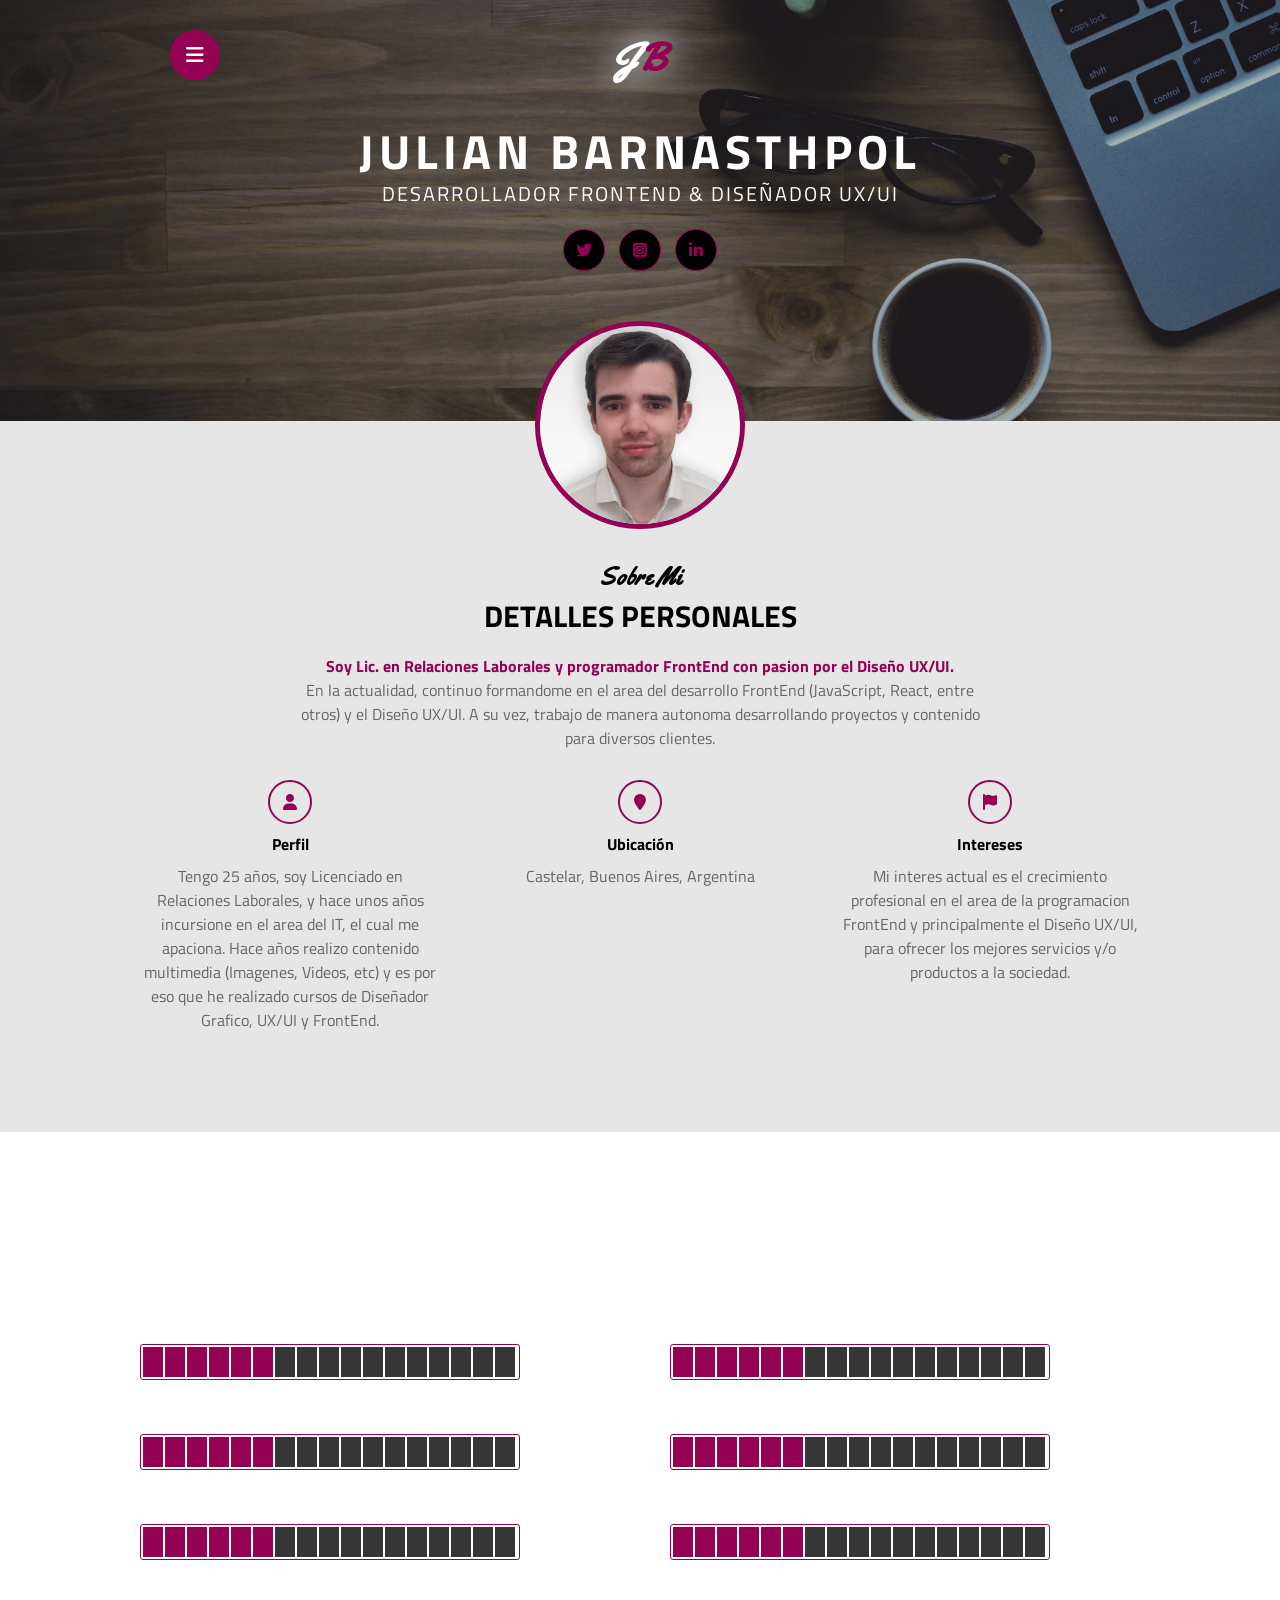
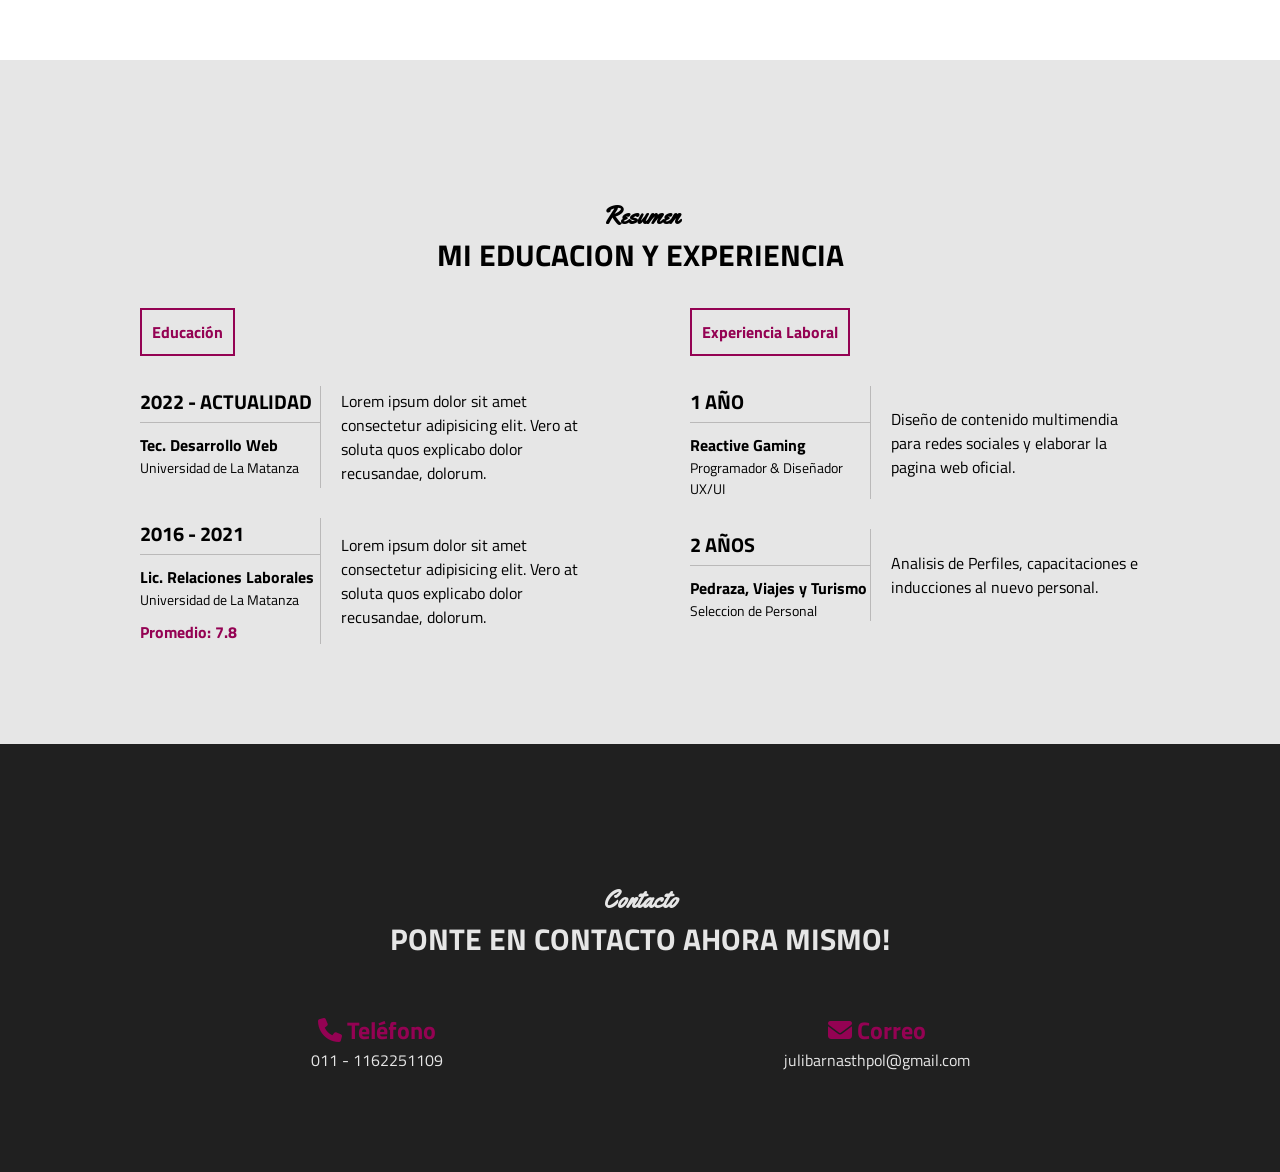
<file: index.html>
<!DOCTYPE html>
<html lang="es">
<head>
    <meta charset="UTF-8">
    <meta http-equiv="X-UA-Compatible" content="IE=edge">
    <link rel="stylesheet" href="https://cdnjs.cloudflare.com/ajax/libs/font-awesome/6.2.1/css/all.min.css" integrity="sha512-MV7K8+y+gLIBoVD59lQIYicR65iaqukzvf/nwasF0nqhPay5w/9lJmVM2hMDcnK1OnMGCdVK+iQrJ7lzPJQd1w==" crossorigin="anonymous" referrerpolicy="no-referrer" />
    <meta name="viewport" content="width=device-width, initial-scale=1.0">
    <link rel="stylesheet" href="estilo.css">
    <title>CV JULIAN BARNASTHPOL</title>
</head>
<body>
    <!-- SECCION INICIO -->
    <section class="inicio" id="inicio">
        <div class="contenido-seccion">
            <header>
                <div class="nav-bar" onclick="mostrarOcultarMenu()">
                    <i class="fa-solid fa-bars"></i>
                </div>
                <nav id="nav" class="nav">
                    <a href="#inicio">Inicio</a>
                    <a href="#sobremi">Sobre mí</a>
                    <a href="#habilidades">Habilidades</a>
                    <a href="#resumen">Resumen</a>
                    <a href="#contacto">Contacto</a>
                </nav>
                <div class="logo">
                    J<span class="color">B</span>
                </div>
            </header>
            <div class="info">
                <h1>JULIAN BARNASTHPOL</h1>
                <h2>DESARROLLADOR FRONTEND & DISEÑADOR UX/UI</h2>
                <div class="redes">
                    <a href="#"><i class="fa-brands fa-twitter"></i></a>
                    <a href="#"><i class="fa-brands fa-square-instagram"></i></a>
                    <a href="#"><i class="fa-brands fa-linkedin-in"></i></a>
                </div>
            </div>
            <div class="foto">
                <img src="img/foto.png" alt="">
            </div>
        </div>
    </section>

    <!-- SECCION SOBRE MI -->
    <section class="sobremi" id="sobremi">
        <div class="contenido-seccion">
            <h2 class="titulo-seccion">Sobre Mi</h2>
            <h3>Detalles personales</h3>

            <p class="especial">Soy Lic. en Relaciones Laborales y programador FrontEnd con pasion por el Diseño UX/UI.</p>
            <p>En la actualidad, continuo formandome en el area del desarrollo FrontEnd (JavaScript, React, entre otros) y el Diseño UX/UI. A su vez, trabajo de manera autonoma desarrollando proyectos y contenido para diversos clientes. </p>

            <div class="fila">
                <div class="col">
                    <i class="fa-solid fa-user"></i>
                    <span class="titulo-detalle">Perfil</span>
                    <p>Tengo 25 años, soy Licenciado en Relaciones Laborales, y hace unos años incursione en el area del IT, el cual me apaciona. Hace años realizo contenido multimedia (Imagenes, Videos, etc) y es por eso que he realizado cursos de Diseñador Grafico, UX/UI y FrontEnd.</p>
                </div>
                <div class="col">
                    <i class="fa-solid fa-location-pin"></i>
                    <span class="titulo-detalle">Ubicación</span>
                    <p>Castelar, Buenos Aires, Argentina</p>
                </div>
                <div class="col">
                    <i class="fa-solid fa-flag"></i>
                    <span class="titulo-detalle">Intereses</span>
                    <p>Mi interes actual es el crecimiento profesional en el area de la programacion FrontEnd y principalmente el Diseño UX/UI, para ofrecer los mejores servicios y/o productos a la sociedad.</p>
                </div>
            </div>
        </div>
    </section>

    <!-- SECCION HABILIDADES -->
    <section class="habilidades" id="habilidades">
        <div class="contenido-seccion">
            <h2 class="titulo-seccion">Mis habilidades</h2>
            <h3>Me especializo en</h3>

            <div class="fila">
                <div class="col">
                    <span>HTML/CSS</span>
                    <div class="cont-barra">
                        <div class="barra" id="html">                          
                        </div>
                        <span>98%</span>
                    </div>
                </div>
                <div class="col">
                    <span>JAVASCRIPT</span>
                    <div class="cont-barra">
                        <div class="barra" id="javascript">
                        </div>
                        <span>70%</span>
                    </div>
                </div>
            </div>
            <div class="fila">
                <div class="col">
                    <span>REACT</span>
                    <div class="cont-barra">
                        <div class="barra" id="react">
                        </div>
                        <span>80%</span>
                    </div>
                </div>
                <div class="col">
                    <span>PHOTOSHOP</span>
                    <div class="cont-barra">
                        <div class="barra" id="photoshop">
                        </div>
                        <span>85%</span>
                    </div>
                </div>
            </div>
            <div class="fila">
                <div class="col">
                    <span>FIGMA</span>
                    <div class="cont-barra">
                        <div class="barra" id="figma">
                        </div>
                        <span>95%</span>
                    </div>
                </div>
                <div class="col">
                    <span>ILUSTRATOR</span>
                    <div class="cont-barra">
                        <div class="barra" id="ilustrator">
                        </div>
                        <span>75%</span>
                    </div>
                </div>
            </div>
        </div>
    </section>

    <!-- SECCION RESUMEN -->
    <section class="resumen" id="resumen">
        <div class="contenido-seccion">
            <h2 class="titulo-seccion">Resumen</h2>
            <h3>Mi educacion y experiencia</h3>
            <div class="info">
                <div class="col">
                    <span class="titulo">Educación</span>
                    <table>
                        <tr>
                            <td class="datos">
                                <h3>2022 - Actualidad</h3>
                            </td>
                            <td rowspan="2" class="descripcion">
                                Lorem ipsum dolor sit amet consectetur adipisicing elit. Vero at soluta quos explicabo dolor recusandae, dolorum.
                            </td>
                        </tr>
                        <tr>
                            <td>
                                <h4>Tec. Desarrollo Web</h4>
                                <p>Universidad de La Matanza</p>
                                <span class="promedio"></span>
                            </td>
                        </tr>
                    </table>
                    <table>
                        <tr>
                            <td class="datos">
                                <h3>2016 - 2021</h3>
                            </td>
                            <td rowspan="2" class="descripcion">
                                Lorem ipsum dolor sit amet consectetur adipisicing elit. Vero at soluta quos explicabo dolor recusandae, dolorum.
                            </td>
                        </tr>
                        <tr>
                            <td>
                                <h4>Lic. Relaciones Laborales</h4>
                                <p>Universidad de La Matanza</p>
                                <span class="promedio">Promedio: 7.8</span>
                            </td>
                        </tr>
                    </table>
                </div>
                <div class="col">
                    <span class="titulo">Experiencia Laboral</span>
                    <table>
                        <tr>
                            <td class="datos">
                                <h3>1 Año</h3>
                            </td>
                            <td rowspan="2" class="descripcion">
                                Diseño de contenido multimendia para redes sociales y elaborar la pagina web oficial.
                            </td>
                        </tr>
                        <tr>
                            <td>
                                <h4>Reactive Gaming</h4>
                                <p> Programador & Diseñador UX/UI</p>
                               
                            </td>
                        </tr>
                    </table>
                    <table>
                        <tr>
                            <td class="datos">
                                <h3>2 Años</h3>
                            </td>
                            <td rowspan="2" class="descripcion">
                                Analisis de Perfiles, capacitaciones e inducciones al nuevo personal.
                            </td>
                        </tr>
                        <tr>
                            <td>
                                <h4>Pedraza, Viajes y Turismo</h4>
                                <p>Seleccion de Personal</p>
                            </td>
                        </tr>
                    </table>
                </div>
            </div>
        </div>
    </section>

    <!-- SECCION CONTACTO -->
    <section class="contacto" id="contacto">
        <div class="contenido-seccion">
            <h2 class="titulo-seccion">Contacto</h2>
            <h3>Ponte en contacto ahora mismo!</h3>

            <div class="fila">
                <div class="col">
                    <h2>
                        <i class="fa-solid fa-phone"></i> Teléfono
                    </h2>
                    <span class="info-contacto">011 - 1162251109</span>
                </div>
                <div class="col">
                    <h2>
                        <i class="fa-solid fa-envelope"></i> Correo
                    </h2>
                    <span class="info-contacto">julibarnasthpol@gmail.com</span>
                </div>
            </div>
        </div>
    </section>

    <script src="app.js"></script>
</body>
</html>
</file>
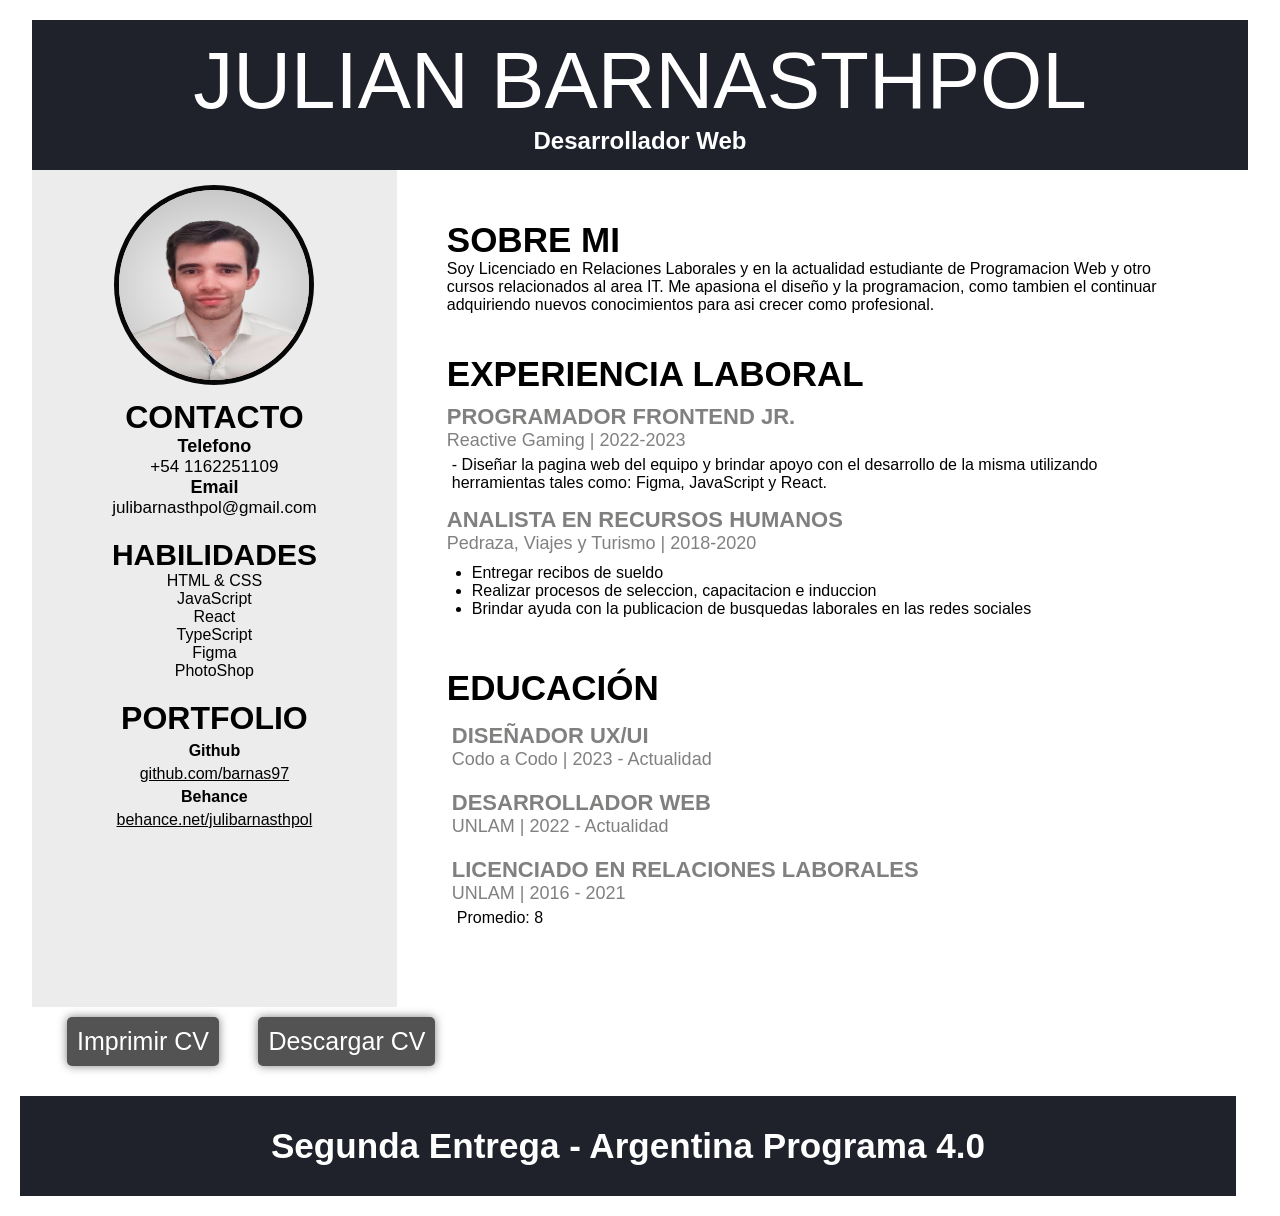
<file: Segunda Entrega - Argentina Programa 4.0/index.html>
<!DOCTYPE html>
<html lang="en">

<head>
    <meta charset="UTF-8">
    <meta http-equiv="X-UA-Compatible" content="IE=edge">
    <meta name="viewport" content="width=device-width, initial-scale=1.0">
    <title>CV - Julian Barnasthpol</title>
    <link rel="stylesheet" href="style.css">
</head>

<body>
    <div class="print-area">
        <div class="header">
            <div class="header-text">
                <h1>JULIAN BARNASTHPOL</h1>
                <h2>Desarrollador Web</h2>
            </div>
        </div>
        <div class="content">
            <div class="left-area">
                <img src="assets/foto.png">
                <div class="contact">
                    <h1>CONTACTO</h1>
                    <h5>Telefono</h5>
                    <p>+54 1162251109</p>
                    <h5>Email</h5>
                    <p>julibarnasthpol@gmail.com</p>
                </div>
                <div class="skills">
                    <h1>HABILIDADES</h1>
                    <div class="bars">
                        <div class="bar">
                            <p>HTML & CSS</p>
                            <p>JavaScript</p>
                            <p>React</p>
                            <p>TypeScript</p>
                            <p>Figma</p>
                            <p>PhotoShop</p>
                        </div>
                    </div>
                </div>
                <div class="porfolio">
                    <h1>PORTFOLIO</h1>
                    <div class="portfolio-links">
                        <h4>Github</h4>
                        <a href="http://www.github.com/barnas97" class="links" target="_blank">github.com/barnas97</a>
                        <h4>Behance</h4>
                        <a href="http://www.behance.net/julibarnasthpol" class="links"
                            target="_blank">behance.net/julibarnasthpol</a>
                    </div>
                </div>
            </div>

            <div class="right-area">
                <div class="about">
                    <h1>SOBRE MI</h1>
                    <p>Soy Licenciado en Relaciones Laborales y en la actualidad estudiante de Programacion Web y otro
                        cursos
                        relacionados al area IT. Me apasiona el diseño y la programacion, como tambien el continuar
                        adquiriendo
                        nuevos conocimientos para asi crecer como profesional.</p>
                </div>
                <div class="work">
                    <h1>EXPERIENCIA LABORAL</h1>
                    <div class="work-experience">
                        <h3>PROGRAMADOR FRONTEND JR.</h3>
                        <h4>Reactive Gaming | 2022-2023</h4>
                        <p>- Diseñar la pagina web del equipo y brindar apoyo con el desarrollo de la misma utilizando
                            herramientas
                            tales como: Figma, JavaScript y React.
                        </p>
                    </div>
                    <div class="work-experience">
                        <h3>ANALISTA EN RECURSOS HUMANOS</h3>
                        <h4>Pedraza, Viajes y Turismo | 2018-2020</h4>

                        <p>
                        <ul class="list-tasks">
                            <li>Entregar recibos de sueldo</li>
                            <li>Realizar procesos de seleccion, capacitacion e induccion</li>
                            <li>Brindar ayuda con la publicacion de busquedas laborales en las redes sociales</li>
                        </ul>
                        </p>
                    </div>
                </div>

                <div class="education">
                    <h1>EDUCACIÓN</h1>
                    <div class="education-experience">
                        <h3>DISEÑADOR UX/UI</h3>
                        <h4>Codo a Codo | 2023 - Actualidad</h4>
                    </div>
                    <div class="education-experience">
                        <h3>DESARROLLADOR WEB</h3>
                        <h4>UNLAM | 2022 - Actualidad</h4>
                    </div>
                    <div class="education-experience">
                        <h3>LICENCIADO EN RELACIONES LABORALES</h3>
                        <h4>UNLAM | 2016 - 2021</h4>

                        <p>Promedio: 8</p>
                    </div>
                </div>
            </div>
        </div>

        <button>Imprimir CV</button>
        <a href="assets/cv.pdf" download="CV - Julian Barnasthpol">
            <button class="download">Descargar CV</button>
        </a>
        <script src="index.js"></script>
    </div>

    <footer>
        <div class="footer">
            <h3>Segunda Entrega - Argentina Programa 4.0</h3>
        </div>
    </footer>

</body>

</html>
</file>
<file: estilo.css>
/* IMPORTAR FUENTES */
@import url('https://fonts.googleapis.com/css2?family=Titillium+Web:wght@200;300;400;600;700&family=Yellowtail&display=swap');
*{
    font-family: "Titillium Web";
    margin: 0;
    padding: 0;
}
html{
    scroll-behavior: smooth;
}

/* SECCION INICIO */
.inicio{
    background: linear-gradient(rgba(0,0,0,.3), rgba(0,0,0,.3)),
    url("img/fondo.jpg");
    background-size: cover;
    background-position: center center;
    color: #fff;
}
.inicio .contenido-seccion{
    max-width: 1000px;
    margin: auto;
    text-align: center;
    padding: 0 10px;
}
.inicio .contenido-seccion header{
    padding: 30px;
}
/* MENU LATERAL */
.inicio .contenido-seccion header nav{
    position: fixed;
    margin-left: 60px;
    background-color: #940253;
    padding: 15px;
    border-radius: 10px;
    text-align: left;
    z-index: 99;
    display: none;
}
.inicio .contenido-seccion header nav a{
    display: block;
    color: #fff;
    text-decoration: none;
    margin-bottom: 10px;
    font-weight: bold;
}
/* ****** */
.inicio .contenido-seccion header .logo{
    font-weight: bold;
    font-size: 2.5rem;
    font-family: "Yellowtail";
    text-shadow: 0 0 35px #fff;
}
.inicio .contenido-seccion header .logo .color{
    color: #940253;
    font-family: "Yellowtail";
}
.inicio .contenido-seccion header .nav-bar{
    position: fixed;
    background-color: #940253;
    font-size: 20px;
    width: 50px;
    height: 50px;
    border-radius: 50%;
    line-height: 50px;
    cursor: pointer;
    transition: .3s;
}
.inicio .contenido-seccion header .nav-bar:hover{
    box-shadow: 0 0 35px #fff;
}
.inicio .contenido-seccion .info{
    padding-bottom: 130px;
}
.inicio .contenido-seccion .info h1{
    font-size: 3rem;
    letter-spacing: 5px;
}
.inicio .contenido-seccion .info h2{
    font-weight: normal;
    font-size: 20px;
    margin-top: -10px;
    letter-spacing: 2px;
}
.inicio .contenido-seccion .info .redes{
    margin: 20px 0;
}
.inicio .contenido-seccion .info .redes a{
    display: inline-block;
    text-decoration: none;
    background-color: #000;
    color: #940253;
    border: 1px solid #940253;
    border-radius: 50%;
    width: 40px;
    height: 40px;
    line-height: 40px;
    margin: 0 5px;
    transition: .3s;
}
.inicio .contenido-seccion .info .redes a:hover{
    color: #fff;
    background-color: #940253;
    box-shadow: 0 0 20px #fff;
}
.inicio .contenido-seccion .foto{
    position: relative;
}
.inicio .contenido-seccion .foto img{
    max-width: 200px;
    border-radius: 50%;
    border: 5px solid #940253;
    position: absolute;
    left: 50%;
    top: -100px;
    transform: translateX(-50%);
}
/* ESTILOS GENERALES */
.titulo-seccion{
    font-family: "Yellowtail";
    font-size: 1.5rem;
}
/* SECCION SOBRE MI */
.sobremi{
    background-color: #e6e6e6;
    padding: 140px 0 100px 0;
    text-align: center;
}
.sobremi .contenido-seccion{
    max-width: 1000px;
    margin: auto;
    padding: 0 10px;
}
.sobremi .contenido-seccion h3{
    text-transform: uppercase;
    font-size: 30px;
}
.sobremi .contenido-seccion .especial{
    color: #940253;
    font-weight: bold;
    margin-top: 15px;
}
.sobremi .contenido-seccion p{
    max-width: 700px;
    margin: auto;
    color: #666;
}
.sobremi .contenido-seccion .fila{
    display: flex;
    margin-top: 30px;
    justify-content: space-between;
}
.sobremi .contenido-seccion .fila .col{
    width: 30%;
}
.sobremi .contenido-seccion .fila .col i{
    color: #940253;
    display: inline-block;
    width: 40px;
    height: 40px;
    border: 2px solid #940253;
    line-height: 40px;
    border-radius: 50%;
}
.sobremi .contenido-seccion .fila .col span{
    display: block;
    font-weight: bold;
    margin: 8px 0;
}
/* SECCION HABILIDADES */
.habilidades{
    padding: 80px 0 100px 0;
    text-align: center;
    background: linear-gradient(rgba(0,0,0,.3), rgba(0,0,0,.3)),
    url("img/habilidades.jpg");
    background-size: cover;
    background-attachment: fixed;
    background-position: center center;
    color: #fff;
}
.habilidades .contenido-seccion{
    max-width: 1000px;
    margin: auto;
    padding: 0 10px;
}
.habilidades .contenido-seccion h3{
    text-transform: uppercase;
    font-size: 30px;
}
.habilidades .contenido-seccion .fila{
    display: flex;
    justify-content: space-between;
    margin-top: 30px;
}
.habilidades .contenido-seccion .fila .col{
    width: 47%;
    text-align: left;
}
.habilidades .contenido-seccion .fila .col .cont-barra{
    display: flex;
    align-items: center;
}
.habilidades .contenido-seccion .barra{
    display: flex;
    border: 1px solid #940253;
    padding: 2px;
    border-radius: 3px;
    margin-right: 10px;
}
.habilidades .contenido-seccion .barra .e{
    background-color: #363636;
    width: 20px;
    height: 30px;
    margin-right: 2px;
}
/* SECCION RESUMEN */
.resumen{
    background-color: #e6e6e6;
    padding: 140px 0 100px 0;
    text-align: center;
}
.resumen .contenido-seccion{
    max-width: 1000px;
    margin: auto;
    padding: 0 10px;
}
.resumen .contenido-seccion h3{
    text-transform: uppercase;
    font-size: 30px;
}
.resumen .contenido-seccion .info{
    text-align: left;
    display: flex;
    justify-content: space-between;
    margin-top: 30px;
}
.resumen .contenido-seccion .info .col{
    width: 45%;
}
.resumen .contenido-seccion .info .col .titulo{
    display: inline-block;
    color: #940253;
    font-weight: bold;
    border: 2px solid #940253;
    padding: 10px;

}
.resumen .contenido-seccion .info .col table{
    margin-top: 30px;
    border-collapse: collapse;
}
.resumen .contenido-seccion .info .col table .datos{
    width: 40%;
    border-bottom: 1px solid #bab9b9;
}
.resumen .contenido-seccion .info .col table h4{
    margin-top: 10px;
}
.resumen .contenido-seccion .info .col table h3{
    font-size: 20px;
    margin-bottom: 5px;
}
.resumen .contenido-seccion .info .col table p{
    font-size: 14px;
}
.resumen .contenido-seccion .info .col table .promedio{
    display: block;
    color: #940253;
    margin-top: 10px;
    font-weight: bold;
}
.resumen .contenido-seccion .info .col table .descripcion{
    border-left: 1px solid #bab9b9;
    padding-left: 20px;
}
/* SECCION CONTACTO */
.contacto{
    background-color: #202020;
    padding: 140px 0 100px 0;
    color: #e6e6e6;
    text-align: center;
}
.contacto .contenido-seccion{
    max-width: 1000px;
    margin: auto;
    padding: 0 10px;
}
.contacto .contenido-seccion h3{
    text-transform: uppercase;
    font-size: 30px;
}
.contacto .contenido-seccion .fila{
    display: flex;
    justify-content: space-around;
}
.contacto .contenido-seccion .fila .col{
    margin-top: 50px;
}
.contacto .contenido-seccion .fila .col h2{
    color: #940253;
}
/* SECCION RESPONSIVE */
@media screen and (max-width:800px){
    .habilidades .contenido-seccion .fila{
        display: block;
    }
    .habilidades .contenido-seccion .fila .col{
        width: 100%;
        text-align: center;
    }
    .habilidades .contenido-seccion .fila .col .cont-barra{
        justify-content: center;
    }
    .sobremi .contenido-seccion .fila{
        display: block;
    }
    .sobremi .contenido-seccion .fila .col{
        width: 80%;
        margin: auto;
        margin-top: 20px;
    }
    .resumen .contenido-seccion .info{
        display: block;
    }
    .resumen .contenido-seccion .info .col{
        width: 90%;
        margin: auto;
    }
    .resumen .contenido-seccion .info .col .titulo{
        display: block;
        text-align: center;
    }
    .resumen .contenido-seccion .info .col table{
        margin-top: 10px;
        margin-bottom: 30px;
    }
    .contacto .contenido-seccion .fila{
        display: block;
    }
}
</file>
<file: Segunda Entrega - Argentina Programa 4.0/style.css>
*{
    margin:0;
    padding: 0;
    box-sizing: border-box;
    font-family: sans-serif;
}

.print-area{
    width:95%;
    margin: 20px auto;
}

.print-area .header{
    width:100%;
    height: 150px;
    background-color: rgb(31,34,43);
    display: flex;
    align-items: center;
    position:relative;
}

.header-text{
    color: white;
    width: 100%;
    margin-left: auto;
    text-align: center;
}

.header-text h1{
    font-size: 80px;
    font-weight: normal;

}

.header-text p{
    font-size:20px;
    color:lightgray;
    position: center;
}

.content{
    display:flex;
    flex-wrap: wrap;
}

.left-area{
    width: 30%;
    background-color: rgba(236,236,236);
    text-align: center;
}

.left-area img{
    width: 200px;
    height: 200px;
    border-radius: 50%;
    position: center;
    border:5px solid rgb(7, 7, 7);
    margin-top: 15px;
    box-shadow:3px 3px 10ox rgba(0,0,0,.5);
}

.left-area .contact{
    margin-top: 10px;
    padding: 0, 30px
}

.contact h4{
    font-size: 30px;
    font-weight: normal;
    margin:20px 0;
}

.contact h5{
    font-size:18px;
    margin: 0;
}

.contact p{
    font-size: 17px;
}


.skills h1{
    font-size: 30px;
    padding-top:20px;
}

.porfolio{
    padding-top:20px;
}

.portfolio-links h4{
    padding:5px;
}

.links{
    color:black;
}

.links:hover{
    color:grey;
}

.right-area{
    width:70%;
    padding:50px;
}

.right-area h1{
    font-size: 35px;
    font-weight: normal;
    font-weight: bold;
}

.work{
    margin:20px 0;
}

.work .work-experience{
    position:relative;
}

.work h1{
    padding-top:20px;
}

.work-experience h3{
    font-size: 22px;
    font-weight: normal;
    padding-top:10px;
    font-weight: bold;
    color: rgba(2,2,0,.5);
}

.work-experience h4{
    font-size: 18px;
    font-weight: normal;
    color: gray;
}

.work-experience p {
    padding:5px;
}
.last-job{
    padding-top:20px;
}

.first-job{
    padding-top:40px;
}

.list-tasks{
    padding-left:25px;
}

.education{
    margin:20px 0;
}

.education .education-experience{
    position:relative;
}

.education-experience{
    padding:5px;
}

.education h1{
    padding-top:20px;
}

.education-experience h3{
    font-size: 22px;
    font-weight: normal;
    padding-top:10px;
    font-weight: bold;
    color: rgba(2,2,0,.5);
}

.education-experience h4{
    font-size: 18px;
    font-weight: normal;
    color: gray;
}

.education-experience p {
    padding:5px;
}

button{
    font-size:25px;
    padding:10px 10px;
    margin:10px 0 10px 35px;
    background-color: rgb(83, 83, 83);
    border:none;
    outline:none;
    color:white;
    border-radius:5px;
    box-shadow: 0 0 10px rgb(0,0,0, .5);
    cursor: pointer;
}

button:hover{
    background-color:black;
    box-shadow:0 0 30px rgba(0,0,0,.5)
}

.footer{
    width:95%;
    height: 100px;
    background-color: rgb(31,34,43);
    margin: 20px ;
    color:white;
    font-size:30px;
}

.footer h3{
    text-align: center;
    font-weight: center;
    padding-top: 30px;;
}

@media print{
    button {
        visibility: hidden;
    }
    .header img{
        position:absolute;
    }

    .left-area{
        padding-right:15px;
    }

    .footer{
        visibility: hidden;
    }

    .print-area {
        visibility: visible;
    }
}
</file>
